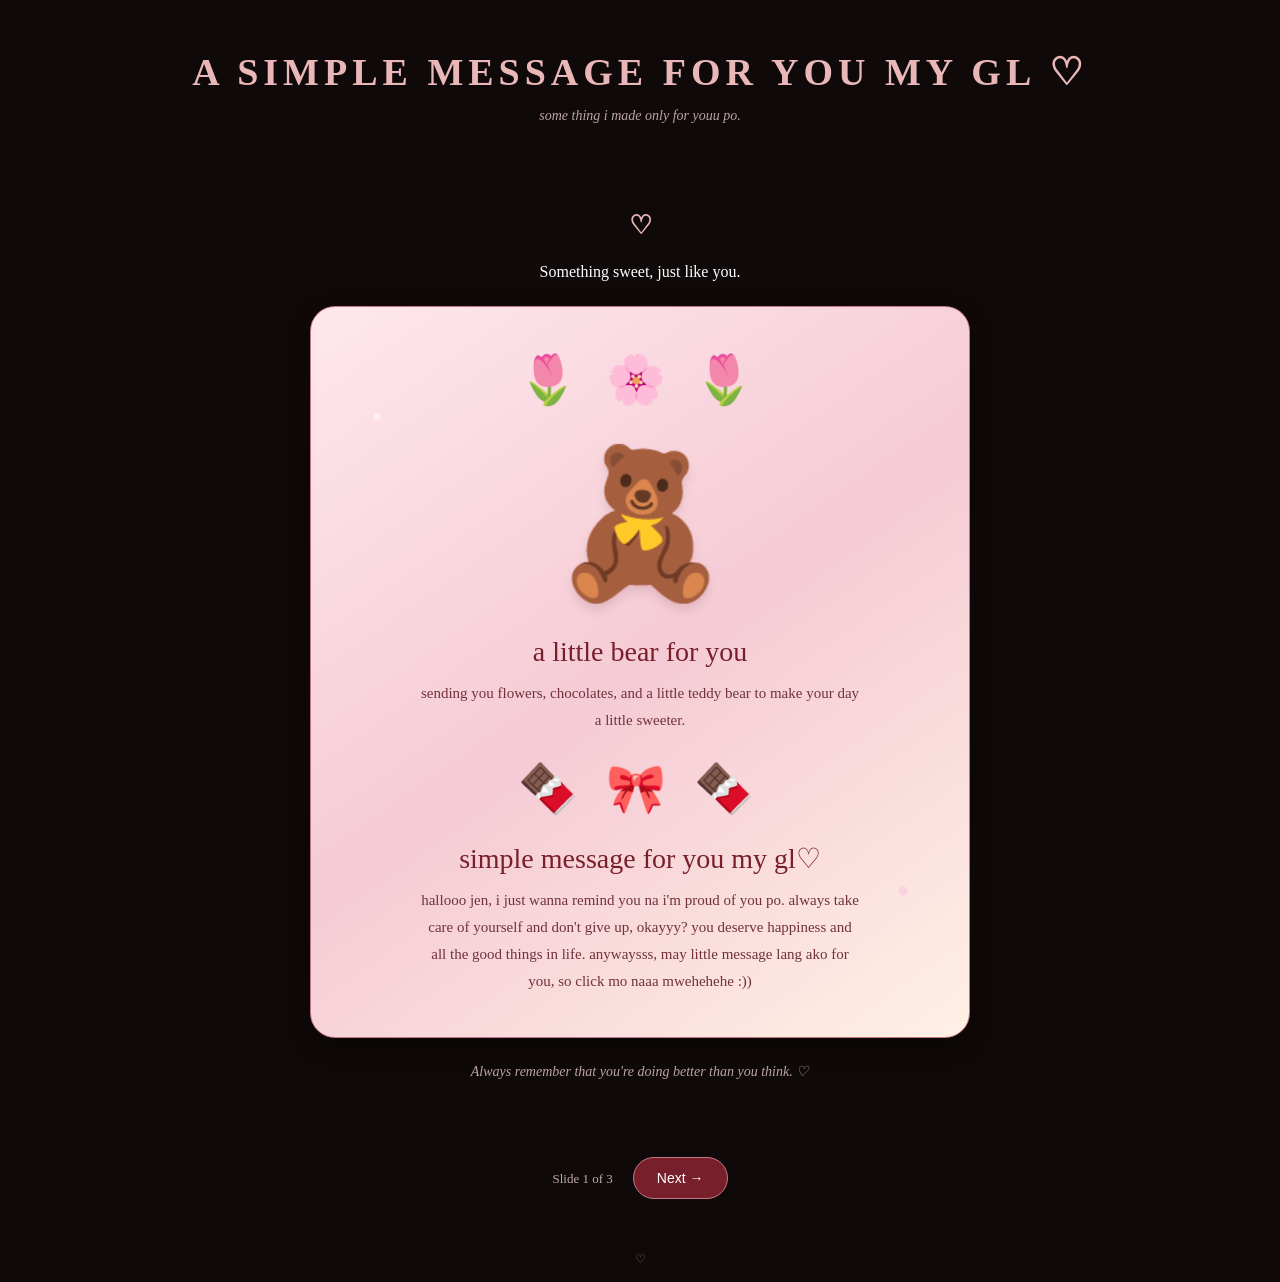
<file: index.html>
<!DOCTYPE html>
<html lang="en">
<head>
<meta charset="UTF-8">
<meta name="viewport" content="width=device-width, initial-scale=1.0">
<meta name="theme-color" content="#100909">
<title>FOR MY GL</title>

<style>
* {
  box-sizing: border-box;
}

body {
  margin: 0;
  min-height: 100vh;
  background: #100909;
  color: #fff;
  font-family: Georgia, serif;
  text-align: center;
}

header {
  padding: 25px 15px 10px;
}

header h1 {
  color: #e9b7b7;
  letter-spacing: 5px;
  font-size: clamp(25px, 6vw, 38px);
  margin-bottom: 10px;
}

header p,
.hint {
  color: #bda5a5;
  font-style: italic;
  font-size: 14px;
}

.slide {
  display: none;
  max-width: 700px;
  min-height: 420px;
  margin: 15px auto;
  padding: 25px 20px;
  animation: fadeIn .6s ease;
}

.slide.active {
  display: block;
}

@keyframes fadeIn {
  from {
    opacity: 0;
    transform: translateY(12px);
  }
  to {
    opacity: 1;
    transform: translateY(0);
  }
}

h2 {
  color: #e9b7b7;
  font-size: 26px;
}

/* SLIDE 1: TEDDY, FLOWERS & CHOCOLATES */

.cute-card {
  position: relative;
  overflow: hidden;
  margin: 25px auto;
  padding: 30px 15px;
  border-radius: 25px;
  border: 1px solid #c47782;
  background:
    radial-gradient(
      circle at 10% 15%,
      #fff0f3 0 3px,
      transparent 4px
    ),
    radial-gradient(
      circle at 90% 80%,
      #f8d5dc 0 4px,
      transparent 5px
    ),
    linear-gradient(
      145deg,
      #ffe8ed,
      #f5cbd5,
      #fff0e5
    );
  color: #71323c;
  box-shadow: 0 8px 25px #0006;
}

.cute-decor {
  font-size: clamp(30px, 8vw, 48px);
  letter-spacing: 8px;
  line-height: 1.8;
  animation: float 3s ease-in-out infinite;
}

.teddy {
  font-size: clamp(95px, 25vw, 145px);
  line-height: 1.4;
  filter: drop-shadow(0 7px 5px #71323c22);
  animation: float 3s ease-in-out infinite;
}

.cute-title {
  color: #781f2c;
  font-size: clamp(21px, 5vw, 28px);
  margin: 10px 0;
}

.cute-message {
  color: #71323c;
  font-size: 15px;
  line-height: 1.8;
  max-width: 440px;
  margin: 12px auto;
}

@keyframes float {
  0%, 100% {
    transform: translateY(0);
  }
  50% {
    transform: translateY(-7px);
  }
}

/* SLIDE 2: MUSIC */

.music-box {
  background: #1d1012;
  border: 1px solid #71323c;
  border-radius: 18px;
  margin: 30px auto;
  padding: 25px 18px;
}

.disc {
  width: 125px;
  height: 125px;
  margin: 15px auto 25px;
  border-radius: 50%;
  background: radial-gradient(
    circle,
    #e9b7b7 0 7%,
    #781f2c 9% 23%,
    #160d0e 25% 58%,
    #a64a59 60% 64%,
    #160d0e 66%
  );
  border: 3px solid #b77a82;
}

.disc.playing {
  animation: spin 4s linear infinite;
}

@keyframes spin {
  to {
    transform: rotate(360deg);
  }
}

audio {
  display: block;
  width: 100%;
  margin: 15px auto;
}

/* SLIDE 3: FINAL MESSAGE */

.letter {
  background: #f5e8e2;
  color: #382125;
  text-align: left;
  padding: 25px 22px;
  border-radius: 9px;
  line-height: 1.9;
  white-space: pre-wrap;
  overflow-wrap: anywhere;
  box-shadow: 0 8px 25px #0005;
}

.letter h3 {
  text-align: center;
  color: #781f2c;
  margin-top: 0;
}

.navigation {
  padding: 15px 10px 30px;
}

button {
  background: #781f2c;
  color: white;
  border: 1px solid #c47782;
  border-radius: 25px;
  padding: 12px 23px;
  margin: 8px;
  font-size: 14px;
  cursor: pointer;
  transition: background .2s ease,
              transform .2s ease;
}

button:hover {
  background: #a52b40;
  transform: translateY(-2px);
}

button:disabled {
  opacity: .5;
  cursor: default;
}

#pageNumber {
  display: inline-block;
  color: #c1aaaa;
  font-size: 13px;
  margin: 0 8px;
}

footer {
  color: #816d6d;
  font-size: 12px;
  padding: 15px;
}

@media (max-width: 480px) {
  .slide {
    padding: 15px;
    min-height: 350px;
  }

  .cute-card {
    padding: 25px 12px;
  }

  .letter {
    padding: 18px;
    font-size: 14px;
  }

  button {
    padding: 11px 17px;
  }
}

@media (prefers-reduced-motion: reduce) {
  *,
  *::before,
  *::after {
    animation-duration: 0.01ms !important;
    animation-iteration-count: 1 !important;
    scroll-behavior: auto !important;
  }
}
</style>
</head>

<body>

<header>
  <h1>A SIMPLE MESSAGE FOR YOU MY GL ♡</h1>
  <p>some thing i made only for youu po.</p>
</header>

<!-- SLIDE 1: CUTE GIFT AND MOTIVATIONAL MESSAGE -->

<section class="slide active" id="slide1">
  <h2>♡</h2>
  <p>Something sweet, just like you.</p>

  <div class="cute-card">

    <div class="cute-decor">🌷 🌸 🌷</div>

    <div class="teddy">🧸</div>

    <div class="cute-title">
      a little bear for you
    </div>

    <p class="cute-message">
      sending you flowers, chocolates, and a little teddy bear
      to make your day a little sweeter.
    </p>

    <div class="cute-decor">🍫 🎀 🍫</div>

    <div class="cute-title">
      simple message for you my gl♡
    </div>

    <p class="cute-message">
      hallooo jen, i just wanna remind you na i'm proud of you po. always take care of yourself and don't give up, okayyy? you deserve happiness and all the good things in life. anywaysss, may little message lang ako for you, so click mo naaa mwehehehe :))
    </p>

  </div>

  <p class="hint">
    Always remember that you're doing better than you think. ♡
  </p>
</section>

<!-- SLIDE 2: MUSIC -->

<section class="slide" id="slide2">
  <h2>A little song before the final letter</h2>

  <div class="music-box">

    <div class="disc" id="disc"></div>

    <h3>Our Little Soundtrack</h3>

    <audio id="music" controls loop preload="metadata">
      <source src="till.mp3" type="audio/mpeg">
      Your browser does not support audio.
    </audio>

    <p class="hint">
      Press play, then continue to the final letter
    </p>

  </div>
</section>

<!-- SLIDE 3: MESSAGE -->

<section class="slide" id="slide3">
  <h2>My final letter for you</h2>
  <p>Read this at your own pace.</p>

  <div class="letter">
    <h3>FROM JEYM</h3>
soooo hallooo jenn, mwehehehe. sorry for bothering you po, i just wanna send this message for you nadin po. first of all, i wanna say sorry ngapo pala. sorry for being a bad bf, i realize now na ang lala ko palang bf that time, and sorry din for not respecting you po. i know i made a lot of mistakes, and i'm really sorry po talaga sa lahat :< i don't want this message to be kinda dramatic ganern, perooo again, hallooo ulittttt.

kamusta na you? okay kana ba? i hope you're doing okay na and nakaheal kana sa lahat ng mga nagawa ko. i genuinely hope na masaya kana ngayon and you're doing better na. pero btw, congrats!! ang galing mopo super sa badminton, mwehehehe. i'm really happy for you po, and i hope you continue doing what you love and achieving more things. sorry for saying something like "lack of discipline" ganern, nagkamali ako that time. instead na ayusin ko, mas lalo ko pang sinira, so sorryyy.

looking back, narealize ko na ang dami ko palang pagkukulang sayo that time. there were things na dapat ginawa ko, and things na hindi ko dapat sinabi or ginawa in the first place. i know na hindi sapat yung sorry para maayos lahat ng mga nagawa ko, pero i still wanna acknowledge my mistakes and apologize for them. you didn't deserve to be treated that way, and i'm sorry na hindi ko naibigay sayo yung respect and understanding na deserve mo.

i'm not saying all of this para maawa ka sakin or para may makuha akong something from you. i just want to say these things kasi i know na may mga pagkakamali akong kailangan kong panagutan. i'm still learning from everything that happened, and i hope na someday, maging better person din ako because of those mistakes. i know na i can't change what happened before, pero at least i can learn from it and make sure na hindi ko na ulitin yung mga bagay na nakasakit sa ibang tao.

thank you din pala for the memories we shared, jenn. kahit hindi naging perfect yung relationship natin, i'm still thankful na naging part ka ng life ko. i learned a lot from you and from the things that happened between us. i'm sorry if there were times na instead na maging pahinga mo ako, naging dahilan pa ako ng stress and sakit ng ulo mo. you deserved better from me that time, and i wish na mas naging understanding and respectful ako sayo. don't worry po, hindi naman ako nagmessage para guluhin ka ulit or para pilitin kang makipag-usap sakin. i just wanted to check up on you and say the things na dapat sinabi ko nang maayos before. you don't have to reply naman po if you don't want to, okay lang talaga. i respect your peace and whatever you feel right now.

anyways, ayun lang naman pooo. i hope life treats you well, and i hope na marami ka pang maachieve sa journey mopo. keep doing your best lang po, and don't forget to be proud of yourself sa mga achievements mo, kahit small things lang yan. i'm rooting for you from afar, and i genuinely wish you happiness and peace.

again, i'm really sorry for everything, jenn. sorry sa mga pagkakamali ko, sa mga nasabi ko, and sa mga times na hindi kita naintindihan. i hope na someday, kapag naalala mo yung mga nangyari satin, hindi puro bad memories yung maalala mo. i'm not expecting anything from you po, i just hope na you're doing okay and that you're happy with where you are now.

so ayun, hallooo and goodbye na rin sigurooo, mwehehehe. take care of yourself always, jenn, and goodluck sa lahat ng gagawin mo!! thank you for everything, and i'm sorry ulit sa lahat ng nagawa ko. i wish you nothing but the best pooo. ingat ka palagiii!! :))
  </div>

  <p class="hint">
    anyways thank you somuch for taking the time to read this po ♡
  </p>
</section>

<!-- NAVIGATION -->

<div class="navigation">

  <button id="prevBtn" type="button" hidden>
    ← Previous
  </button>

  <span id="pageNumber">Slide 1 of 3</span>

  <button id="nextBtn" type="button">
    Next →
  </button>

</div>

<footer>♡</footer>

<script>
const slides = document.querySelectorAll(".slide");
const prevBtn = document.getElementById("prevBtn");
const nextBtn = document.getElementById("nextBtn");
const pageNumber = document.getElementById("pageNumber");
const music = document.getElementById("music");
const disc = document.getElementById("disc");

let currentSlide = 0;

function showSlide(index) {
  if (index < 0 || index >= slides.length) return;

  slides.forEach((slide, i) => {
    slide.classList.toggle("active", i === index);
  });

  currentSlide = index;

  prevBtn.hidden = index === 0;
  nextBtn.hidden = index === slides.length - 1;

  pageNumber.textContent =
    `Slide ${index + 1} of ${slides.length}`;

  window.scrollTo({
    top: 0,
    behavior: "smooth"
  });
}

nextBtn.addEventListener("click", () => {
  showSlide(currentSlide + 1);
});

prevBtn.addEventListener("click", () => {
  showSlide(currentSlide - 1);
});

music.addEventListener("play", () => {
  disc.classList.add("playing");
});

music.addEventListener("pause", () => {
  disc.classList.remove("playing");
});

music.addEventListener("ended", () => {
  disc.classList.remove("playing");
});

showSlide(0);
</script>

</body>
</html>
</file>
